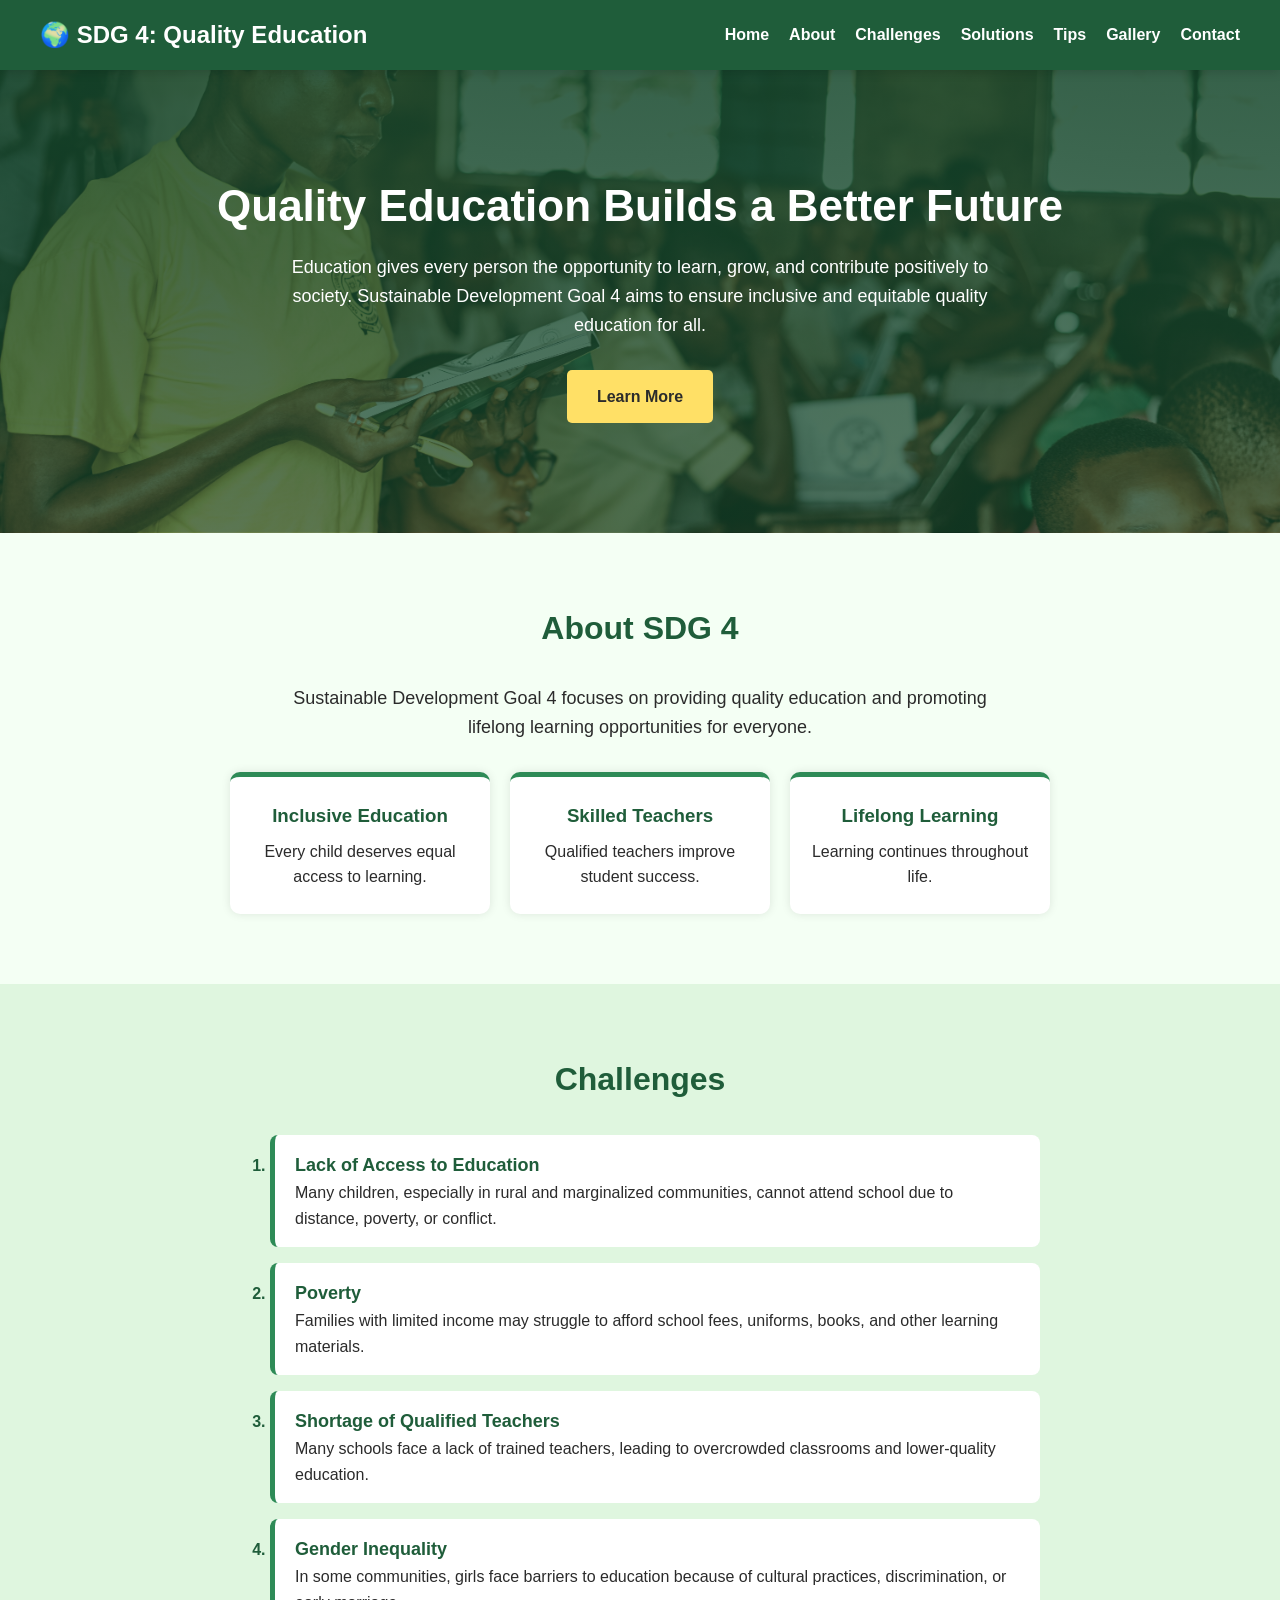
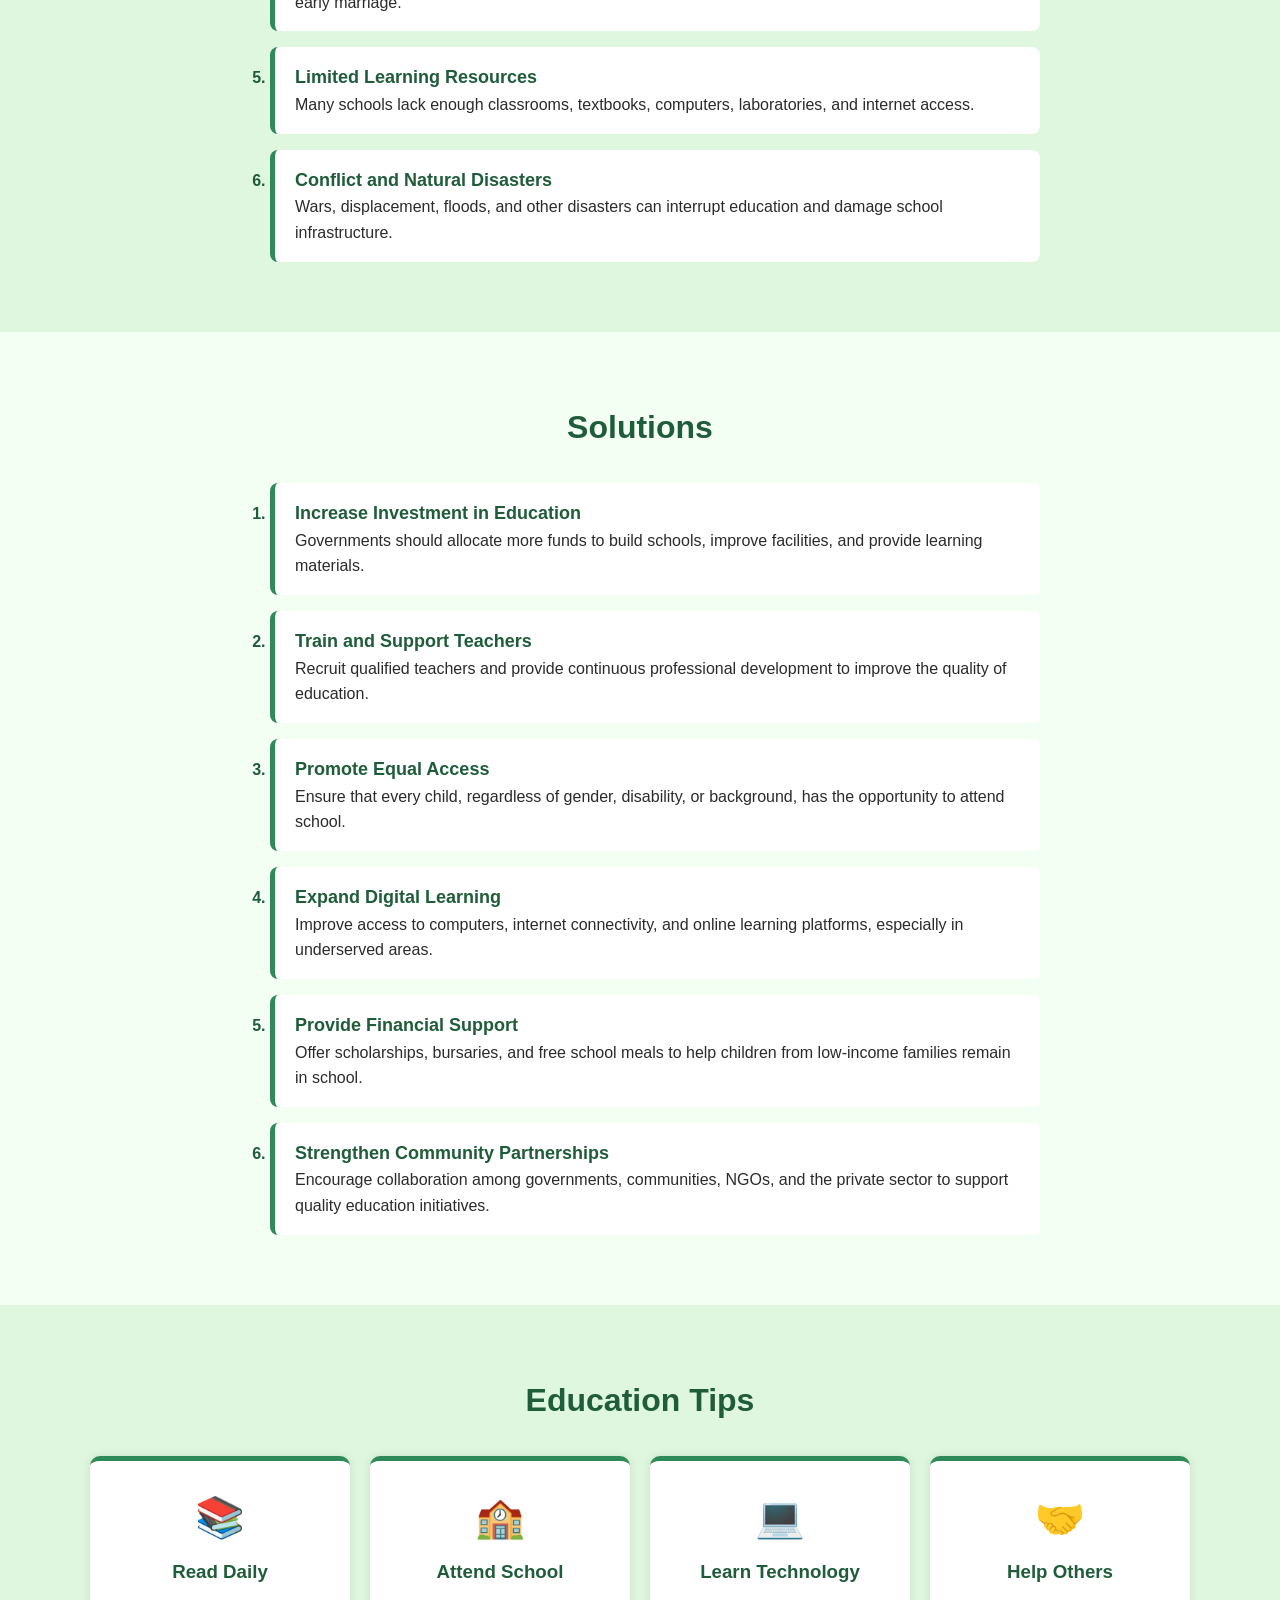
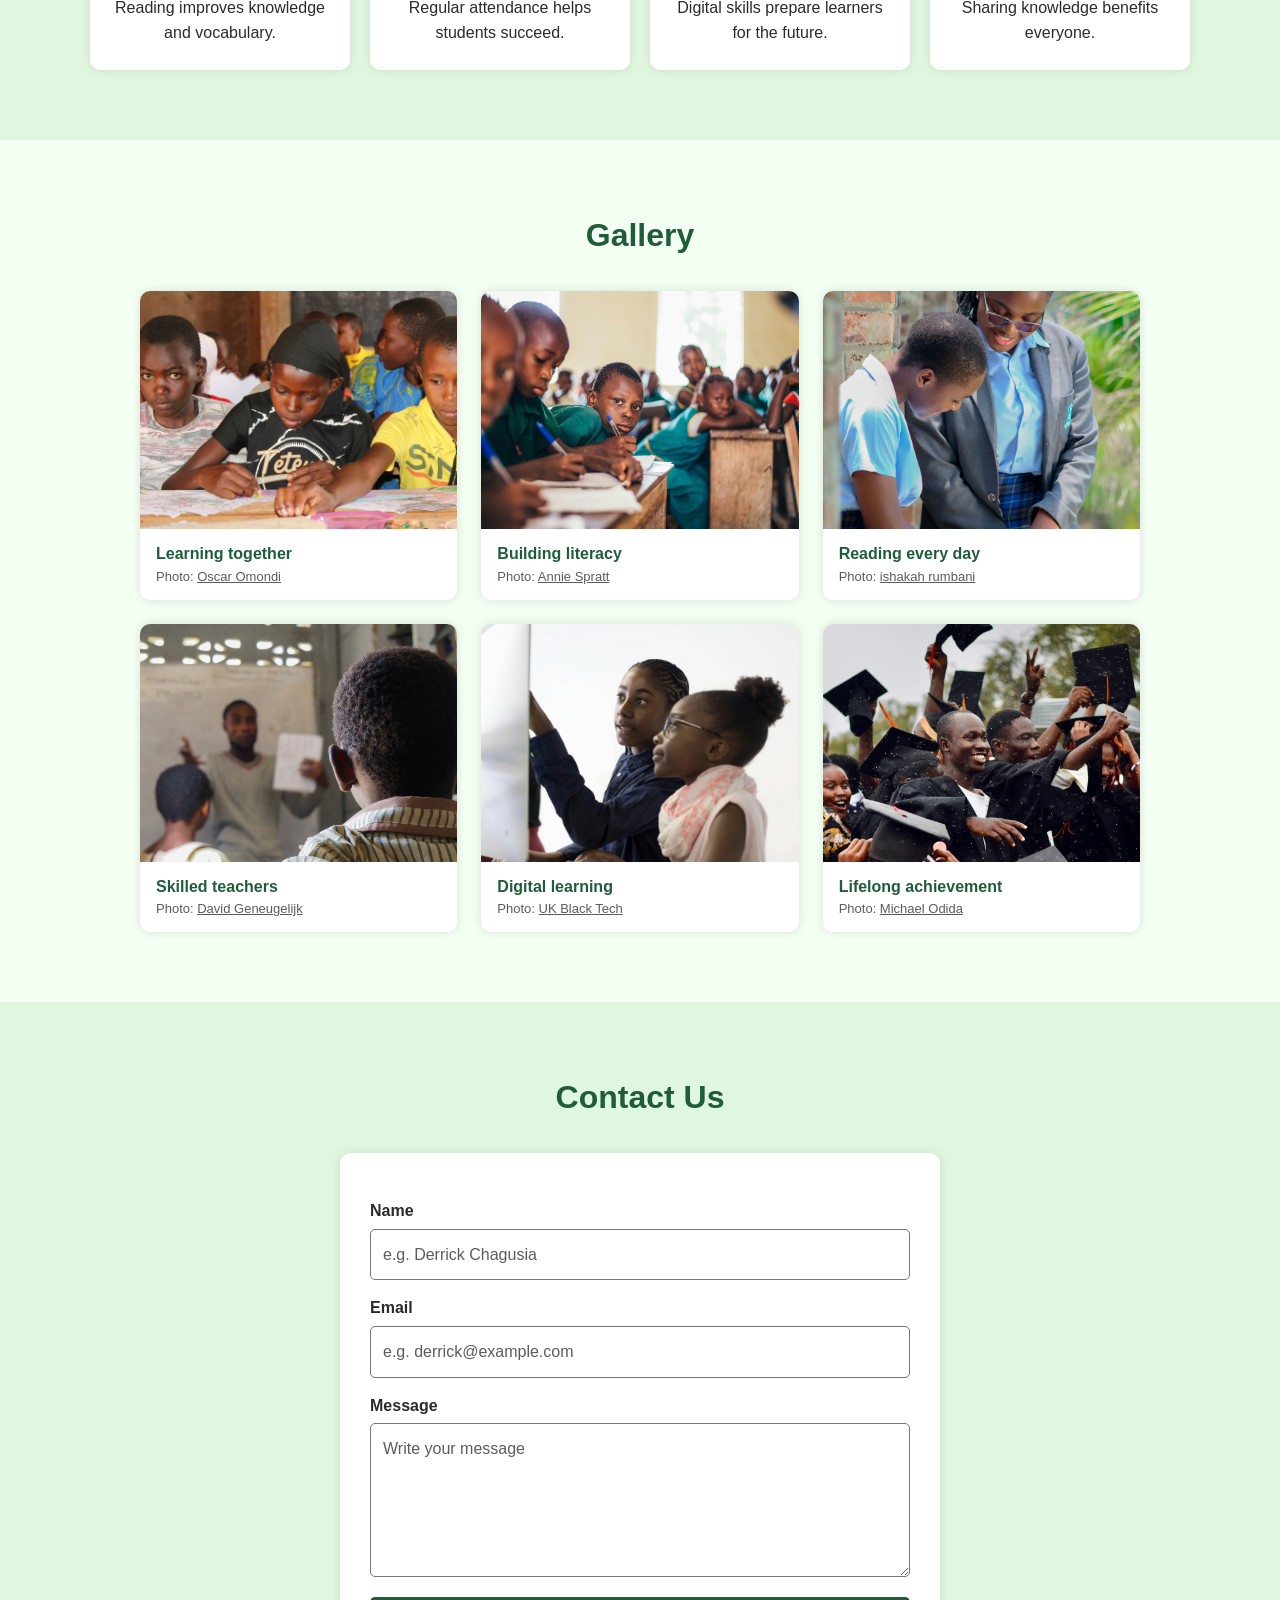
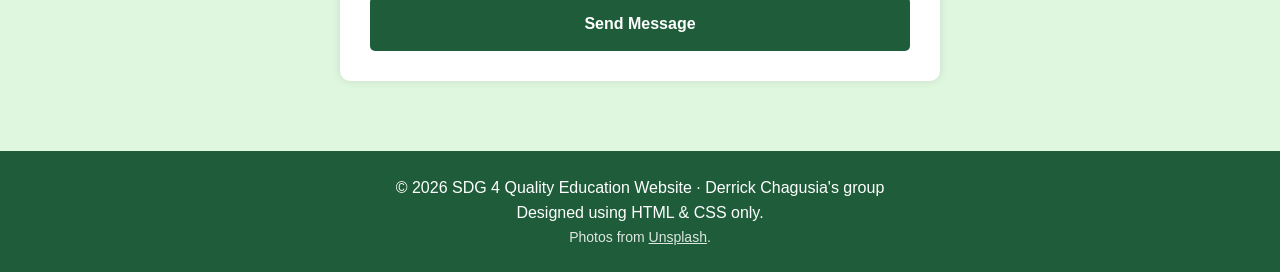
<file: index.html>
<!DOCTYPE html>
<html lang="en">
<head>
    <!-- Basic information about the webpage -->
    <meta charset="UTF-8">
    <meta name="viewport" content="width=device-width, initial-scale=1.0">
    <meta name="description" content="A website about Sustainable Development Goal 4: Quality Education, by Derrick Chagusia's group.">
    <meta name="theme-color" content="#1F5D3A">

    <title>Quality Education | SDG 4</title>

    <!-- Browser tab icon: the globe emoji drawn as a tiny SVG, so no image file is needed -->
    <link rel="icon" href="data:image/svg+xml,<svg xmlns='http://www.w3.org/2000/svg' viewBox='0 0 100 100'><text y='.9em' font-size='90'>🌍</text></svg>">

    <!-- Connect the CSS file -->
    <link rel="stylesheet" href="style.css">
</head>

<body>

    <!-- Lets keyboard users jump past the menu straight to the content -->
    <a class="skip-link" href="#main">Skip to content</a>

    <!-- ================= HEADER ================= -->
    <header class="site-header">

        <!-- The site name is a link back to the top, like on most websites -->
        <a class="logo" href="#hero"><span aria-hidden="true">🌍</span> SDG 4: Quality Education</a>

        <!-- Navigation Menu: each link jumps to a section on this page -->
        <nav aria-label="Main menu">
            <ul>
                <li><a href="#hero">Home</a></li>
                <li><a href="#about">About</a></li>
                <li><a href="#challenges">Challenges</a></li>
                <li><a href="#solutions">Solutions</a></li>
                <li><a href="#tips">Tips</a></li>
                <li><a href="#gallery">Gallery</a></li>
                <li><a href="#contact">Contact</a></li>
            </ul>
        </nav>

    </header>

    <main id="main">

        <!-- ================= HERO SECTION ================= -->
        <!-- The main page title (h1) lives here: it's the first thing people read -->
        <section id="hero" class="hero hero--photo">

            <h1>Quality Education Builds a Better Future</h1>

            <p>
                Education gives every person the opportunity to learn,
                grow, and contribute positively to society. Sustainable
                Development Goal 4 aims to ensure inclusive and equitable
                quality education for all.
            </p>

            <a href="#about" class="btn">Learn More</a>

        </section>

        <!-- ================= ABOUT SECTION ================= -->
        <section id="about">

            <h2>About SDG 4</h2>

            <p class="intro">
                Sustainable Development Goal 4 focuses on providing quality
                education and promoting lifelong learning opportunities for
                everyone.
            </p>

            <!-- A list, so screen readers announce "list, 3 items" -->
            <ul class="card-row">

                <li class="card">
                    <h3>Inclusive Education</h3>
                    <p>Every child deserves equal access to learning.</p>
                </li>

                <li class="card">
                    <h3>Skilled Teachers</h3>
                    <p>Qualified teachers improve student success.</p>
                </li>

                <li class="card">
                    <h3>Lifelong Learning</h3>
                    <p>Learning continues throughout life.</p>
                </li>

            </ul>

        </section>

        <!-- ================= CHALLENGES SECTION ================= -->
        <section id="challenges" class="tinted">

            <h2>Challenges</h2>

            <ol class="numbered-list">
                <li><strong>Lack of Access to Education</strong> Many children, especially in rural and marginalized communities, cannot attend school due to distance, poverty, or conflict.</li>

                <li><strong>Poverty</strong> Families with limited income may struggle to afford school fees, uniforms, books, and other learning materials.</li>

                <li><strong>Shortage of Qualified Teachers</strong> Many schools face a lack of trained teachers, leading to overcrowded classrooms and lower-quality education.</li>

                <li><strong>Gender Inequality</strong> In some communities, girls face barriers to education because of cultural practices, discrimination, or early marriage.</li>

                <li><strong>Limited Learning Resources</strong> Many schools lack enough classrooms, textbooks, computers, laboratories, and internet access.</li>

                <li><strong>Conflict and Natural Disasters</strong> Wars, displacement, floods, and other disasters can interrupt education and damage school infrastructure.</li>
            </ol>

        </section>

        <!-- ================= SOLUTIONS SECTION ================= -->
        <section id="solutions">

            <h2>Solutions</h2>

            <ol class="numbered-list">
                <li><strong>Increase Investment in Education</strong> Governments should allocate more funds to build schools, improve facilities, and provide learning materials.</li>

                <li><strong>Train and Support Teachers</strong> Recruit qualified teachers and provide continuous professional development to improve the quality of education.</li>

                <li><strong>Promote Equal Access</strong> Ensure that every child, regardless of gender, disability, or background, has the opportunity to attend school.</li>

                <li><strong>Expand Digital Learning</strong> Improve access to computers, internet connectivity, and online learning platforms, especially in underserved areas.</li>

                <li><strong>Provide Financial Support</strong> Offer scholarships, bursaries, and free school meals to help children from low-income families remain in school.</li>

                <li><strong>Strengthen Community Partnerships</strong> Encourage collaboration among governments, communities, NGOs, and the private sector to support quality education initiatives.</li>
            </ol>

        </section>

        <!-- ================= TIPS SECTION ================= -->
        <section id="tips" class="tinted">

            <h2>Education Tips</h2>

            <ul class="card-row">

                <li class="card">
                    <p class="card-icon" aria-hidden="true">📚</p>
                    <h3>Read Daily</h3>
                    <p>Reading improves knowledge and vocabulary.</p>
                </li>

                <li class="card">
                    <p class="card-icon" aria-hidden="true">🏫</p>
                    <h3>Attend School</h3>
                    <p>Regular attendance helps students succeed.</p>
                </li>

                <li class="card">
                    <p class="card-icon" aria-hidden="true">💻</p>
                    <h3>Learn Technology</h3>
                    <p>Digital skills prepare learners for the future.</p>
                </li>

                <li class="card">
                    <p class="card-icon" aria-hidden="true">🤝</p>
                    <h3>Help Others</h3>
                    <p>Sharing knowledge benefits everyone.</p>
                </li>

            </ul>

        </section>

        <!-- ================= GALLERY ================= -->
        <section id="gallery">

            <h2>Gallery</h2>

            <!-- The photos live in the "images" folder.
                 Each photo is a <figure> so it can have a caption and a photo credit. -->
            <div class="gallery">

                <figure>
                    <img src="images/children-group-work.jpg" alt="Young children sitting together around a table, working on a task" loading="lazy">
                    <figcaption>
                        Learning together
                        <span class="photo-credit">Photo: <a href="https://unsplash.com/photos/sCrGzq9Ocag">Oscar Omondi</a></span>
                    </figcaption>
                </figure>

                <figure>
                    <img src="images/children-writing.jpg" alt="Children writing in their exercise books" loading="lazy">
                    <figcaption>
                        Building literacy
                        <span class="photo-credit">Photo: <a href="https://unsplash.com/photos/feU8G7E5ODI">Annie Spratt</a></span>
                    </figcaption>
                </figure>

                <figure>
                    <img src="images/students-reading-together.jpg" alt="Two students in school uniforms reading a book together" loading="lazy">
                    <figcaption>
                        Reading every day
                        <span class="photo-credit">Photo: <a href="https://unsplash.com/photos/MnvEpiJEgdg">ishakah rumbani</a></span>
                    </figcaption>
                </figure>

                <figure>
                    <img src="images/teacher-instructing.jpg" alt="A teacher giving a lesson to students in a classroom" loading="lazy">
                    <figcaption>
                        Skilled teachers
                        <span class="photo-credit">Photo: <a href="https://unsplash.com/photos/CXa6E3krENE">David Geneugelijk</a></span>
                    </figcaption>
                </figure>

                <figure>
                    <img src="images/children-computer.jpg" alt="Two children looking at a computer screen together" loading="lazy">
                    <figcaption>
                        Digital learning
                        <span class="photo-credit">Photo: <a href="https://unsplash.com/photos/gHaWLerZXBg">UK Black Tech</a></span>
                    </figcaption>
                </figure>

                <figure>
                    <img src="images/graduates-celebrating.jpg" alt="A group of graduates in black gowns and caps celebrating" loading="lazy">
                    <figcaption>
                        Lifelong achievement
                        <span class="photo-credit">Photo: <a href="https://unsplash.com/photos/ejG7c5cHlHo">Michael Odida</a></span>
                    </figcaption>
                </figure>

            </div>

        </section>

        <!-- ================= CONTACT ================= -->
        <section id="contact" class="tinted">

            <h2>Contact Us</h2>

            <!-- When sent, the form opens thanks.html.
                 Note: with HTML only, the message is not actually delivered anywhere. -->
            <form action="thanks.html" method="get">

                <label for="name">Name</label>
                <input type="text" id="name" name="name" placeholder="e.g. Derrick Chagusia" autocomplete="name" required>

                <label for="email">Email</label>
                <input type="email" id="email" name="email" placeholder="e.g. derrick@example.com" autocomplete="email" required>

                <label for="message">Message</label>
                <textarea id="message" name="message" rows="5" placeholder="Write your message" required></textarea>

                <button type="submit">Send Message</button>

            </form>

        </section>

    </main>

    <!-- ================= FOOTER ================= -->
    <footer>

        <p>© 2026 SDG 4 Quality Education Website · Derrick Chagusia's group</p>

        <p>Designed using HTML &amp; CSS only.</p>

        <p class="credits">Photos from <a href="https://unsplash.com">Unsplash</a>.</p>

    </footer>

</body>
</html>
</file>
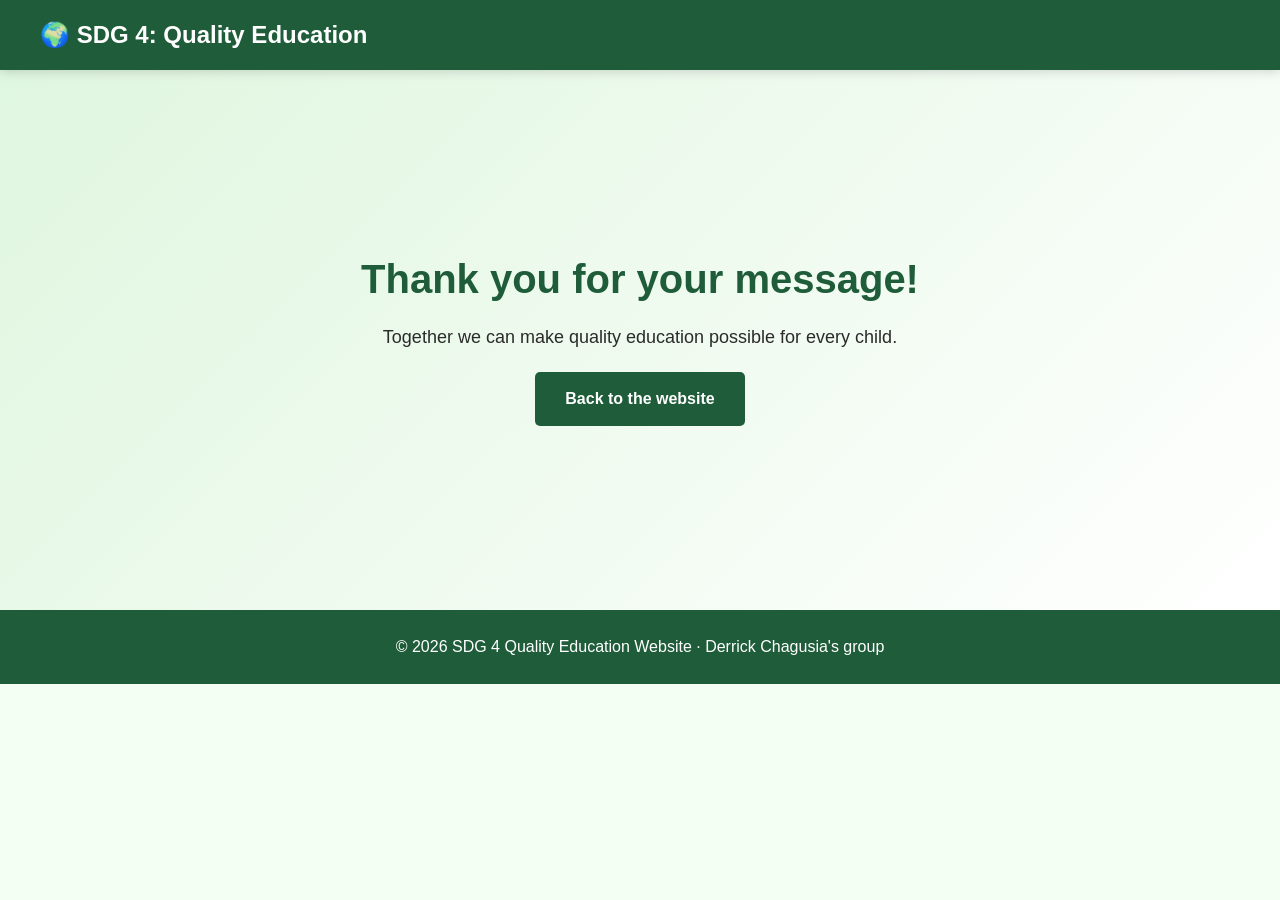
<file: thanks.html>
<!DOCTYPE html>
<html lang="en">
<head>
    <meta charset="UTF-8">
    <meta name="viewport" content="width=device-width, initial-scale=1.0">
    <meta name="theme-color" content="#1F5D3A">
    <title>Thank You | SDG 4</title>
    <link rel="icon" href="data:image/svg+xml,<svg xmlns='http://www.w3.org/2000/svg' viewBox='0 0 100 100'><text y='.9em' font-size='90'>🌍</text></svg>">
    <link rel="stylesheet" href="style.css">
</head>

<body>

    <header class="site-header">
        <a class="logo" href="index.html"><span aria-hidden="true">🌍</span> SDG 4: Quality Education</a>
    </header>

    <main>
        <!-- This page opens after someone sends the contact form -->
        <section class="thanks hero">
            <h1>Thank you for your message!</h1>
            <p>Together we can make quality education possible for every child.</p>
            <a href="index.html" class="btn">Back to the website</a>
        </section>
    </main>

    <footer>
        <p>© 2026 SDG 4 Quality Education Website · Derrick Chagusia's group</p>
    </footer>

</body>
</html>
</file>
<file: style.css>
/* ==========================
   COLOURS
   Our colours are saved once here and reused everywhere.
   To change a colour, change it in this one place.
========================== */

:root {
    --green: #2E8B57;          /* main green: borders and accents only (too light for white text) */
    --green-dark: #1F5D3A;     /* darker green: header, footer, buttons */
    --green-darker: #174A2E;   /* even darker: button hover */
    --mint: #DFF6DF;           /* light green: tinted sections */
    --page: #F4FFF4;           /* page background */
    --text: #2B2B2B;           /* body text */
    --muted: #5C5C5C;          /* captions and placeholders */
    --border: #767676;         /* form borders: dark enough to see (3:1 contrast rule) */
    --error: #B3261E;          /* red for wrongly filled form fields */
    --highlight: #FFE066;      /* yellow for hover and focus */
}

/* ==========================
   GENERAL STYLING
========================== */

* {
    margin: 0;
    padding: 0;
    box-sizing: border-box;
}

/* Makes the menu links glide down the page instead of jumping */
html {
    scroll-behavior: smooth;
}

body {
    font-family: Arial, sans-serif;
    background: var(--page);
    color: var(--text);
    line-height: 1.6;
}

/* Images never grow wider than their box */
img {
    max-width: 100%;
    display: block;
}

/* A clear yellow outline shows which link or button is selected with the keyboard */
a:focus-visible,
button:focus-visible,
input:focus-visible,
textarea:focus-visible {
    outline: 3px solid var(--highlight);
    outline-offset: 2px;
}

/* Hidden until a keyboard user presses Tab */
.skip-link {
    position: absolute;
    left: 10px;
    top: -60px;
    background: var(--highlight);
    color: var(--text);
    padding: 10px 16px;
    border-radius: 5px;
    z-index: 100;
}

.skip-link:focus {
    top: 10px;
}

/* ==========================
   HEADER
========================== */

/* "sticky" keeps the menu at the top while you scroll */
.site-header {
    position: sticky;
    top: 0;
    z-index: 10;
    background: var(--green-dark);
    color: white;
    padding: 16px 40px;
    display: flex;
    justify-content: space-between;
    align-items: center;
    flex-wrap: wrap;
    gap: 12px;
    box-shadow: 0 2px 10px rgba(0, 0, 0, 0.15);
}

.logo {
    font-size: 24px;
    font-weight: bold;
    color: white;
    text-decoration: none;
}

nav ul {
    list-style: none;
    display: flex;
    flex-wrap: wrap;
    gap: 8px 20px;
}

nav a {
    display: inline-block;
    padding: 4px 0;           /* a slightly bigger area to tap on phones */
    color: white;
    text-decoration: none;
    font-weight: bold;
}

nav a:hover {
    color: var(--highlight);
    text-decoration: underline;
    text-underline-offset: 4px;
}

/* ==========================
   SECTIONS
========================== */

section {
    padding: 70px 40px;
    /* Stops the sticky header from covering a section's title
       (100px because the menu can wrap onto two lines on medium screens) */
    scroll-margin-top: 100px;
}

/* Every second section gets a light green background */
.tinted {
    background: var(--mint);
}

section h2 {
    text-align: center;
    color: var(--green-dark);
    font-size: 32px;
    margin-bottom: 30px;
}

.intro {
    max-width: 700px;
    margin: 0 auto 30px;
    text-align: center;
    font-size: 18px;
}

/* ==========================
   HERO SECTION
========================== */

.hero {
    text-align: center;
    padding: 110px 20px;
    background: linear-gradient(135deg, var(--mint), #FFFFFF);
}

.hero h1 {
    color: var(--green-dark);
    font-size: 44px;
    line-height: 1.2;
    margin-bottom: 20px;
}

.hero p {
    max-width: 700px;
    margin: 0 auto 30px;
    font-size: 18px;
}

/* The home page hero has a photo behind the text.
   A dark green layer sits on top of the photo so the white text stays easy to read.
   If the photo is missing, the plain dark green colour shows instead. */
.hero--photo {
    background-color: var(--green-dark);
    background-image:
        linear-gradient(rgba(23, 74, 46, 0.85), rgba(23, 74, 46, 0.70)),
        url("images/hero-classroom.jpg");
    background-size: cover;
    background-position: center;
    color: white;
}

.hero--photo h1 {
    color: white;
}

/* A yellow button stands out on the dark photo */
.hero--photo .btn {
    background: var(--highlight);
    color: var(--text);
}

.hero--photo .btn:hover {
    background: white;
}

/* A white outline is easier to see than yellow on the yellow button */
.hero--photo .btn:focus-visible {
    outline-color: white;
}

.btn {
    display: inline-block;
    padding: 14px 30px;
    background: var(--green-dark);
    color: white;
    text-decoration: none;
    font-weight: bold;
    border-radius: 5px;
    transition: background 0.2s;
}

.btn:hover {
    background: var(--green-darker);
}

/* ==========================
   FLEXBOX CARDS
========================== */

.card-row {
    list-style: none;          /* the cards are a list, but we don't want bullet points */
    display: flex;
    justify-content: center;
    gap: 20px;
    flex-wrap: wrap;
    max-width: 1100px;
    margin: 0 auto;
}

/* Cards can grow and shrink a little, so rows fill the space more evenly */
.card {
    flex: 1 1 220px;
    max-width: 260px;
    background: white;
    padding: 24px 20px;
    border-radius: 10px;
    border-top: 5px solid var(--green);
    box-shadow: 0 0 10px rgba(0, 0, 0, 0.1);
    text-align: center;
}

.card h3 {
    color: var(--green-dark);
    margin-bottom: 8px;
}

.card-icon {
    font-size: 40px;
    margin-bottom: 8px;
}

/* ==========================
   CHALLENGES AND SOLUTIONS LISTS
========================== */

.numbered-list {
    max-width: 800px;
    margin: 0 auto;
    padding-left: 30px;
    display: flex;
    flex-direction: column;
    gap: 16px;
}

.numbered-list li {
    background: white;
    padding: 16px 20px;
    border-radius: 8px;
    border-left: 5px solid var(--green);
}

.numbered-list li::marker {
    color: var(--green-dark);
    font-weight: bold;
}

/* Puts each title on its own line above its explanation */
.numbered-list strong {
    display: block;
    color: var(--green-dark);
    font-size: 18px;
}

/* ==========================
   GALLERY
   A grid with 3 photos per row on big screens
========================== */

.gallery {
    display: grid;
    grid-template-columns: repeat(3, 1fr);
    gap: 24px;
    max-width: 1000px;
    margin: 0 auto;
}

.gallery figure {
    background: white;
    border-radius: 10px;
    overflow: hidden;          /* keeps the photo inside the rounded corners */
    box-shadow: 0 0 10px rgba(0, 0, 0, 0.12);
}

.gallery img {
    width: 100%;
    aspect-ratio: 4 / 3;      /* every photo is the same shape */
    object-fit: cover;        /* crops the photo neatly instead of squashing it */
}

.gallery figcaption {
    padding: 12px 16px;
    font-weight: bold;
    color: var(--green-dark);
}

.photo-credit {
    display: block;
    font-size: 13px;
    font-weight: normal;
    color: var(--muted);
}

.photo-credit a {
    color: inherit;
}

/* ==========================
   CONTACT FORM
========================== */

form {
    max-width: 600px;
    margin: auto;
    display: flex;
    flex-direction: column;
    background: white;
    padding: 30px;
    border-radius: 10px;
    box-shadow: 0 0 10px rgba(0, 0, 0, 0.1);
}

label {
    font-weight: bold;
    margin-top: 15px;
    margin-bottom: 5px;
}

input,
textarea {
    padding: 12px;
    border: 1px solid var(--border);
    border-radius: 5px;
    font: inherit;
}

/* Lets people make the message box taller, but not wider than the form */
textarea {
    resize: vertical;
}

::placeholder {
    color: var(--muted);
}

/* Red border only AFTER someone has typed something wrong and moved on,
   not while the form is still empty */
input:user-invalid,
textarea:user-invalid {
    border: 2px solid var(--error);
}

button {
    margin-top: 20px;
    padding: 14px;
    background: var(--green-dark);
    color: white;
    border: none;
    border-radius: 5px;
    font: inherit;
    font-weight: bold;
    cursor: pointer;
    transition: background 0.2s;
}

button:hover {
    background: var(--green-darker);
}

/* ==========================
   THANK YOU PAGE
========================== */

.thanks {
    min-height: 60vh;
    display: flex;
    flex-direction: column;
    justify-content: center;
    align-items: center;
    gap: 20px;
    text-align: center;
}

.thanks h1 {
    font-size: 40px;
    margin-bottom: 0;
}

.thanks p {
    margin: 0;
}

/* ==========================
   FOOTER
========================== */

footer {
    background: var(--green-dark);
    color: white;
    text-align: center;
    padding: 24px;
}

footer a {
    color: white;
}

.credits {
    font-size: 14px;
    opacity: 0.85;
}

/* ==========================
   REDUCED MOTION
   Some people get dizzy from movement on screen and turn on
   "reduce motion" in their phone or computer settings. We respect that.
========================== */

@media (prefers-reduced-motion: reduce) {

    html {
        scroll-behavior: auto;
    }

    * {
        transition: none !important;
    }

}

/* ==========================
   RESPONSIVE DESIGN
========================== */

/* Tablets */
@media (max-width: 900px) {

    .gallery {
        grid-template-columns: repeat(2, 1fr);
    }

}

/* Phones */
@media (max-width: 600px) {

    .site-header {
        position: static;   /* a big menu would cover the phone screen */
        flex-direction: column;
        text-align: center;
        padding: 16px 20px;
    }

    nav ul {
        justify-content: center;
    }

    section {
        padding: 50px 20px;
    }

    .hero {
        padding: 70px 20px;
    }

    .hero h1 {
        font-size: 32px;
    }

    .card {
        max-width: none;
    }

    .gallery {
        grid-template-columns: 1fr;
    }

}
</file>
